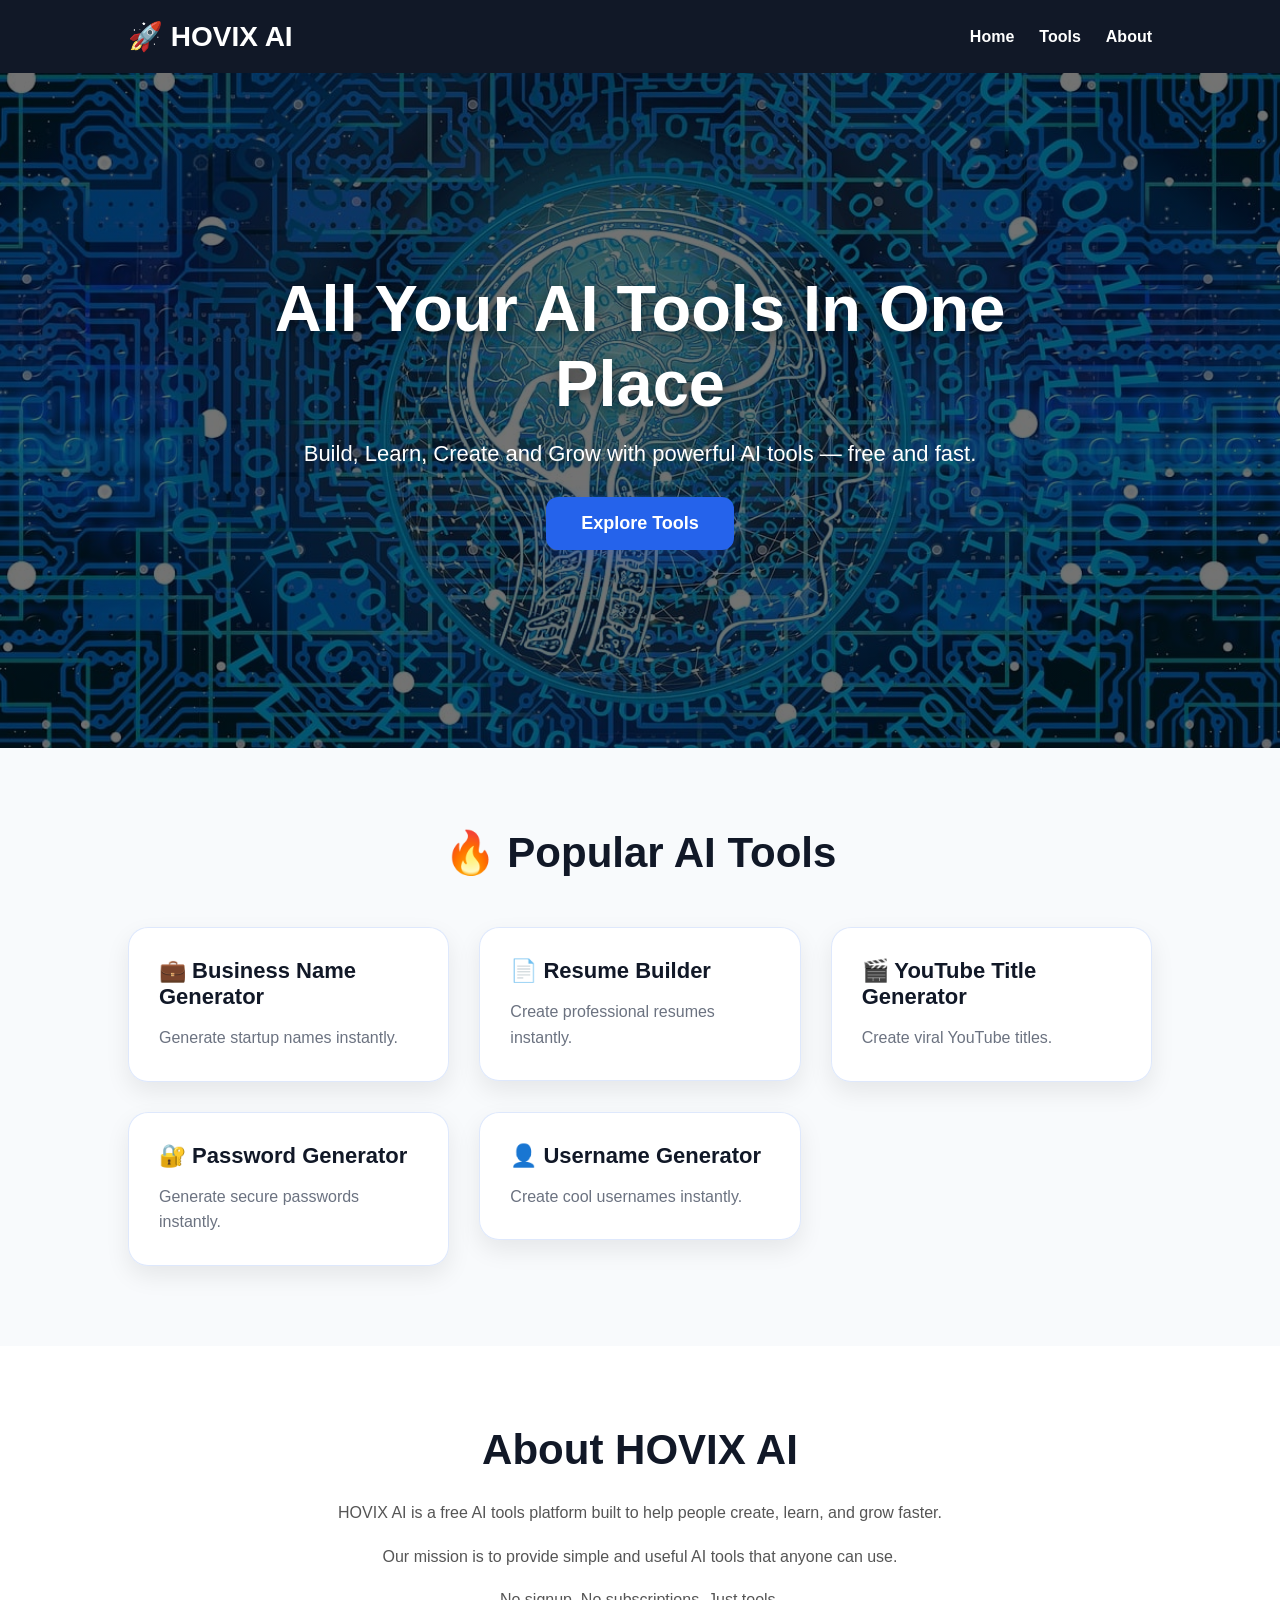
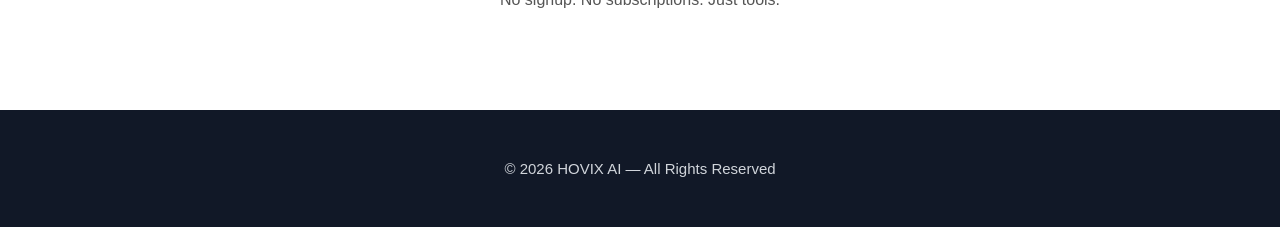
<file: index.html>
<!DOCTYPE html>
<html lang="en">

<head>

<meta charset="UTF-8">
<meta name="viewport" content="width=device-width, initial-scale=1.0">

<title>HOVIX AI</title>

<link rel="stylesheet" href="style.css">

</head>

<body>

<nav>

<div class="logo">
🚀 HOVIX AI
</div>

<ul>
<li><a href="#">Home</a></li>
<li><a href="#tools">Tools</a></li>
<li><a href="#about">About</a></li>
</ul>

</nav>

<section class="hero">

<h1>
All Your AI Tools In One Place
</h1>

<p>
Build, Learn, Create and Grow with powerful AI tools — free and fast.
</p>

<a href="#tools">
<button class="hero-btn">
Explore Tools
</button>
</a>

</section>

<section id="tools" class="tools">

<h2>
🔥 Popular AI Tools
</h2>

<div class="tool-grid">

<a href="business-name-generator.html" class="card-link">
<div class="card">
<h3>💼 Business Name Generator</h3>
<p>Generate startup names instantly.</p>
</div>
</a>

<a href="resume-builder.html" class="card-link">
<div class="card">
<h3>📄 Resume Builder</h3>
<p>Create professional resumes instantly.</p>
</div>
</a>

<a href="youtube-title-generator.html" class="card-link">
<div class="card">
<h3>🎬 YouTube Title Generator</h3>
<p>Create viral YouTube titles.</p>
</div>
</a>

<a href="password-generator.html" class="card-link">
<div class="card">
<h3>🔐 Password Generator</h3>
<p>Generate secure passwords instantly.</p>
</div>
</a>

<a href="username-generator.html" class="card-link">
<div class="card">
<h3>👤 Username Generator</h3>
<p>Create cool usernames instantly.</p>
</div>
</a>

</div>

</section>

<section id="about" class="about">

<h2>
About HOVIX AI
</h2>

<p>
HOVIX AI is a free AI tools platform built to help people create,
learn, and grow faster.
</p>

<p>
Our mission is to provide simple and useful AI tools that anyone can use.
</p>

<p>
No signup. No subscriptions. Just tools.
</p>

</section>

<footer>

<p>
© 2026 HOVIX AI — All Rights Reserved
</p>

</footer>

</body>

</html>
</file>
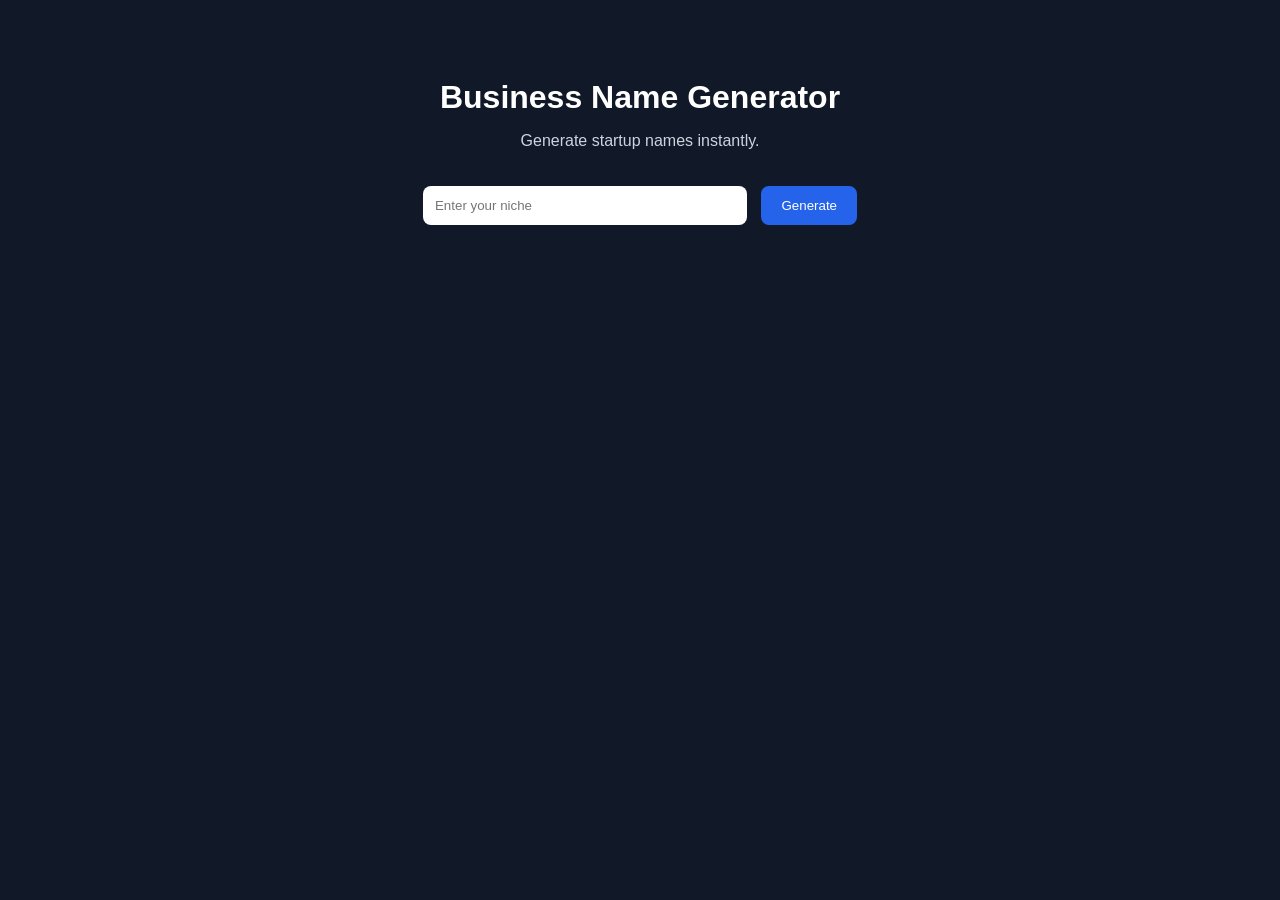
<file: business-name-generator.html>
<!DOCTYPE html>
<html lang="en">
<head>
<meta charset="UTF-8">
<meta name="viewport" content="width=device-width, initial-scale=1.0">
<title>Business Name Generator - Hovix AI</title>

<style>

body{
    font-family:Arial,sans-serif;
    background:#111827;
    color:white;
    text-align:center;
    padding:50px;
}

h1{
    margin-bottom:10px;
}

p{
    color:#cbd5e1;
}

input{
    width:300px;
    padding:12px;
    border:none;
    border-radius:8px;
    margin-top:20px;
}

button{
    padding:12px 20px;
    background:#2563eb;
    color:white;
    border:none;
    border-radius:8px;
    cursor:pointer;
    margin-left:10px;
}

#results{
    margin-top:40px;
}

.name{
    background:white;
    color:#111827;
    margin:10px auto;
    padding:15px;
    width:300px;
    border-radius:10px;
}

</style>
</head>

<body>

<h1>Business Name Generator</h1>

<p>Generate startup names instantly.</p>

<input type="text" id="keyword" placeholder="Enter your niche">

<button onclick="generateNames()">
Generate
</button>

<div id="results"></div>

<script>

function generateNames(){

let keyword =
document.getElementById("keyword").value;

let names = [

keyword + " Labs",
keyword + " AI",
keyword + " Hub",
keyword + " Forge",
keyword + " Studio",
keyword + " Flow",
keyword + " Works",
keyword + " Boost",
keyword + " Nova",
keyword + " Genius"

];

let html = "";

for(let i=0;i<names.length;i++){

html +=
'<div class="name">'+
names[i]+
'</div>';

}

document.getElementById("results").innerHTML = html;

}

</script>

</body>
</html>
</file>
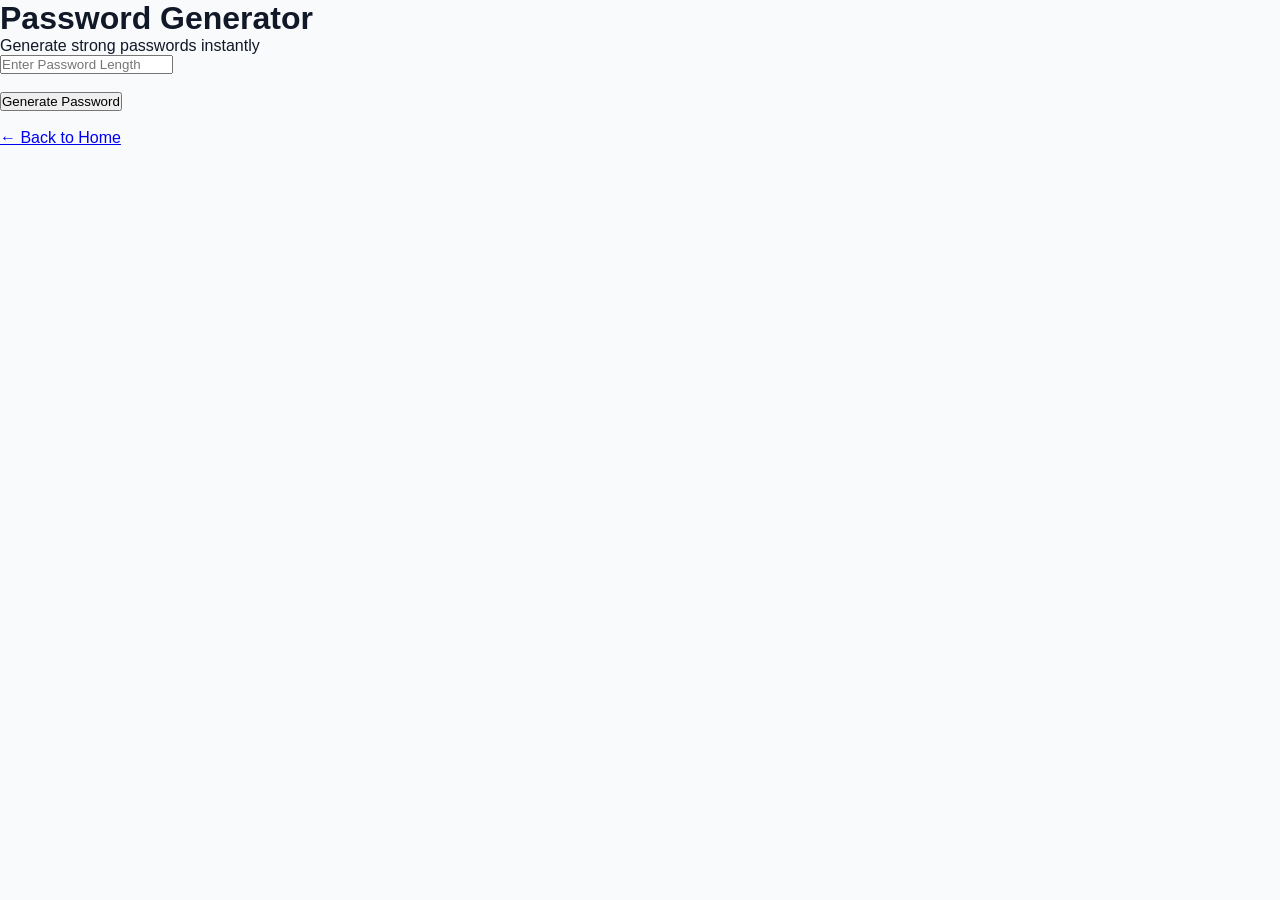
<file: password-generator.html>
<!DOCTYPE html>
<html lang="en">
<head>
<meta charset="UTF-8">
<meta name="viewport" content="width=device-width, initial-scale=1.0">
<title>Password Generator - HOVIX AI</title>
<link rel="stylesheet" href="style.css">
</head>

<body>

<div class="container">

<h1>Password Generator</h1>

<p>
Generate strong passwords instantly
</p>

<input
type="number"
id="length"
placeholder="Enter Password Length">

<br><br>

<button onclick="generatePassword()">
Generate Password
</button>

<div id="result"></div>

<br>

<a href="index.html">
← Back to Home
</a>

</div>

<script>

function generatePassword() {

let length =
document.getElementById("length").value;

if(length < 4){
alert("Enter at least 4 characters");
return;
}

let chars =
"ABCDEFGHIJKLMNOPQRSTUVWXYZabcdefghijklmnopqrstuvwxyz0123456789!@#$%^&*";

let password = "";

for(let i=0;i<length;i++){

password += chars.charAt(
Math.floor(Math.random() * chars.length)
);

}

document.getElementById("result").innerHTML =
"<h2>"+password+"</h2>";

}

</script>

</body>
</html>
</file>
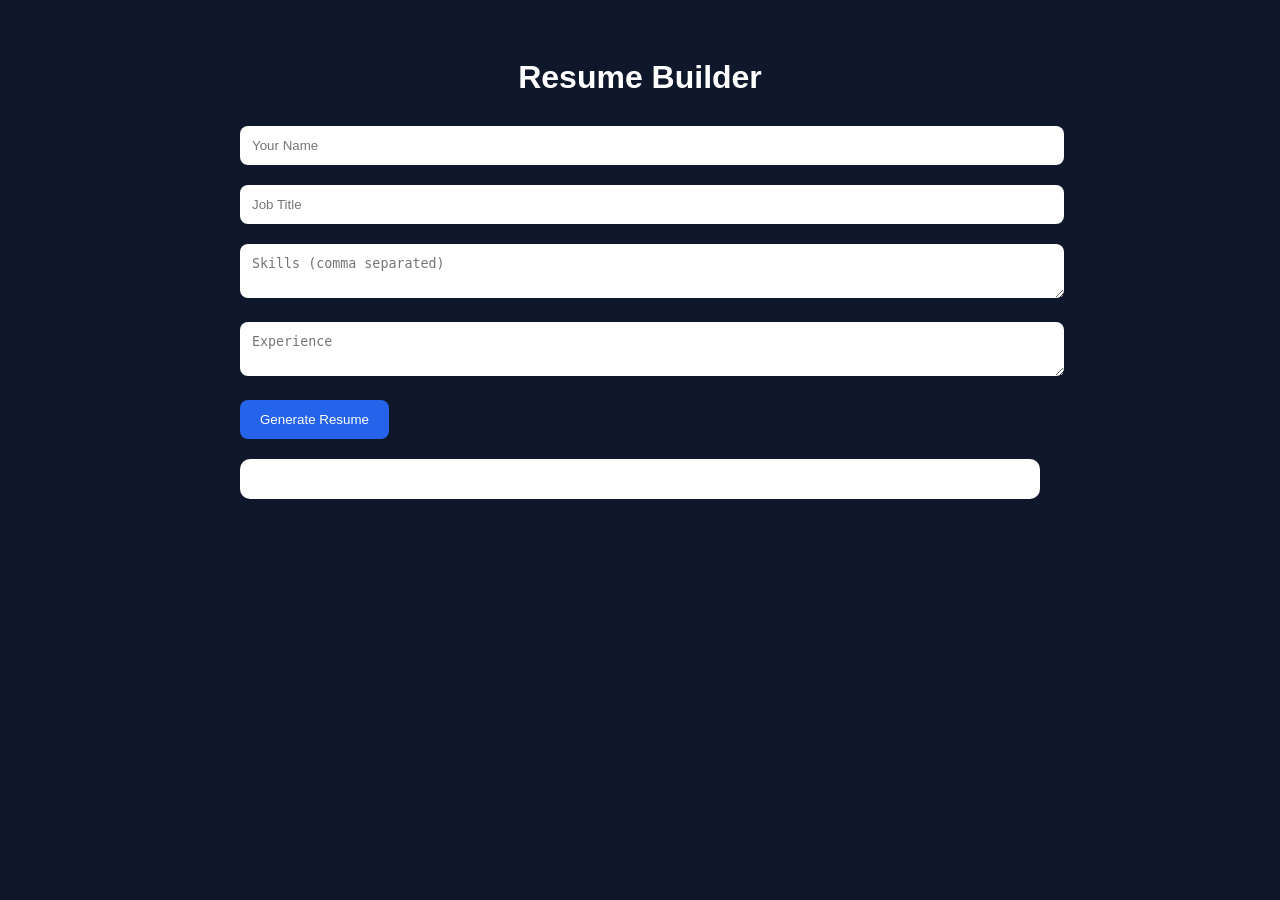
<file: resume-builder.html>
<!DOCTYPE html>
<html lang="en">
<head>
<meta charset="UTF-8">
<meta name="viewport" content="width=device-width, initial-scale=1.0">
<title>Resume Builder - Hovix AI</title>

<style>
body{
  font-family:Arial;
  background:#0f172a;
  color:white;
  padding:30px;
}

.container{
  max-width:800px;
  margin:auto;
}

h1{
  text-align:center;
  margin-bottom:20px;
}

input, textarea{
  width:100%;
  padding:12px;
  margin:10px 0;
  border-radius:8px;
  border:none;
}

button{
  background:#2563eb;
  color:white;
  padding:12px 20px;
  border:none;
  border-radius:8px;
  cursor:pointer;
  margin-top:10px;
}

.output{
  background:white;
  color:black;
  padding:20px;
  margin-top:20px;
  border-radius:10px;
  white-space:pre-line;
}
</style>
</head>

<body>

<div class="container">

<h1>Resume Builder</h1>

<input id="name" placeholder="Your Name">
<input id="job" placeholder="Job Title">
<textarea id="skills" placeholder="Skills (comma separated)"></textarea>
<textarea id="exp" placeholder="Experience"></textarea>

<button onclick="generate()">Generate Resume</button>

<div class="output" id="output"></div>

</div>

<script>
function generate(){

let name = document.getElementById("name").value;
let job = document.getElementById("job").value;
let skills = document.getElementById("skills").value;
let exp = document.getElementById("exp").value;

document.getElementById("output").innerText = 
`NAME: ${name}

JOB: ${job}

SKILLS:
${skills}

EXPERIENCE:
${exp}`;
}
</script>

</body>
</html>
</file>
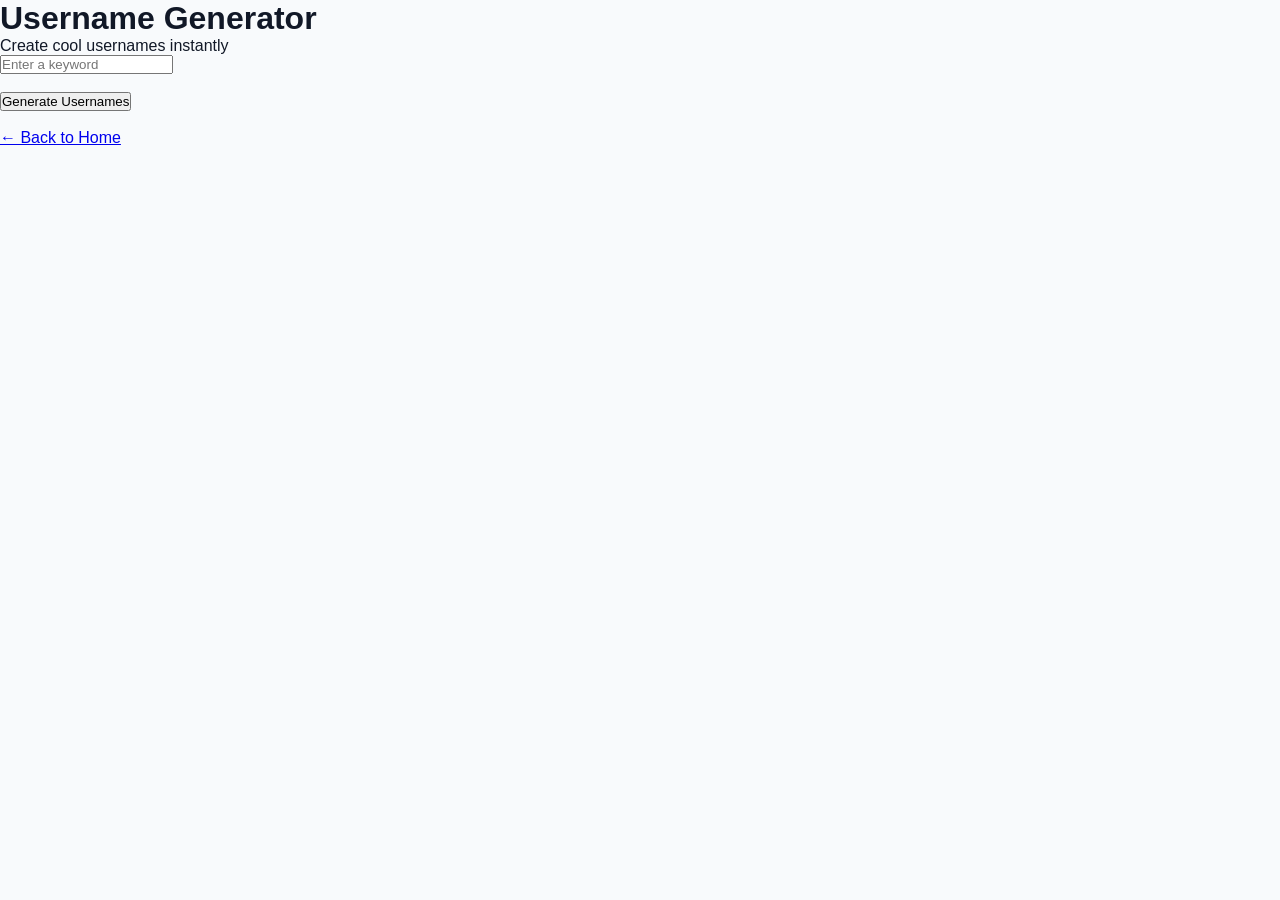
<file: username-generator.html>
<!DOCTYPE html>
<html lang="en">
<head>
<meta charset="UTF-8">
<meta name="viewport" content="width=device-width, initial-scale=1.0">
<title>Username Generator - HOVIX AI</title>
<link rel="stylesheet" href="style.css">
</head>

<body>

<div class="container">

<h1>Username Generator</h1>

<p>
Create cool usernames instantly
</p>

<input
type="text"
id="keyword"
placeholder="Enter a keyword">

<br><br>

<button onclick="generateUsername()">
Generate Usernames
</button>

<div id="result"></div>

<br>

<a href="index.html">
← Back to Home
</a>

</div>

<script>

function generateUsername() {

let word =
document.getElementById("keyword").value;

if(word === ""){
alert("Enter a keyword");
return;
}

let usernames = [

word + "Pro",
word + "Master",
word + "Official",
word + "YT",
word + "Gaming",
word + "Hub",
word + "Zone",
word + "Live",
"The" + word,
word + "X"

];

let output = "<h2>Suggestions</h2>";

for(let i=0;i<usernames.length;i++){

output += "<p>" + usernames[i] + "</p>";

}

document.getElementById("result").innerHTML =
output;

}

</script>

</body>
</html>
</file>
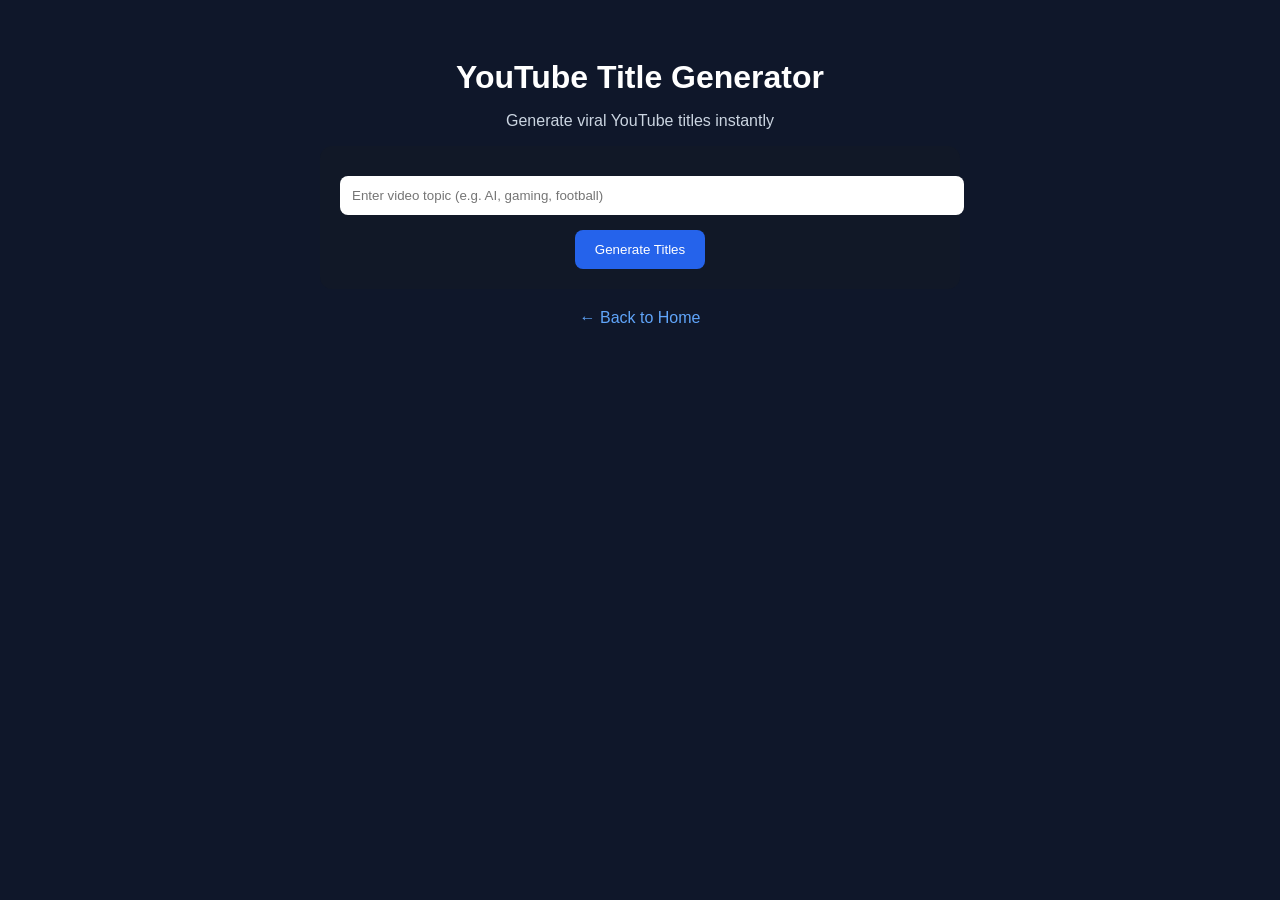
<file: youtube-title-generator.html>
<!DOCTYPE html>
<html lang="en">
<head>
<meta charset="UTF-8">
<meta name="viewport" content="width=device-width, initial-scale=1.0">
<title>YouTube Title Generator - Hovix AI</title>

<style>

body{
    font-family:Arial, sans-serif;
    background:#0f172a;
    color:white;
    text-align:center;
    padding:30px;
}

h1{
    margin-bottom:10px;
}

p{
    color:#cbd5e1;
}

.container{
    max-width:600px;
    margin:auto;
    background:#111827;
    padding:20px;
    border-radius:12px;
}

input{
    width:100%;
    padding:12px;
    margin-top:10px;
    border:none;
    border-radius:8px;
    outline:none;
}

button{
    margin-top:15px;
    padding:12px 20px;
    background:#2563eb;
    color:white;
    border:none;
    border-radius:8px;
    cursor:pointer;
}

button:hover{
    background:#1d4ed8;
}

.output{
    margin-top:20px;
    text-align:left;
    background:white;
    color:#111827;
    padding:15px;
    border-radius:10px;
    display:none;
}

.title{
    padding:8px;
    margin:5px 0;
    border-bottom:1px solid #ddd;
}

.back{
    display:inline-block;
    margin-top:20px;
    color:#60a5fa;
    text-decoration:none;
}

</style>
</head>

<body>

<h1>YouTube Title Generator</h1>
<p>Generate viral YouTube titles instantly</p>

<div class="container">

    <input id="topic" type="text" placeholder="Enter video topic (e.g. AI, gaming, football)">

    <button onclick="generateTitles()">Generate Titles</button>

    <div class="output" id="output"></div>

</div>

<a class="back" href="index.html">← Back to Home</a>

<script>

function generateTitles(){

let topic = document.getElementById("topic").value;

if(topic === ""){
    alert("Please enter a topic");
    return;
}

let titles = [
"10 " + topic + " Secrets Nobody Tells You",
"I Tried " + topic + " for 7 Days (Insane Results)",
"The Truth About " + topic + " in 2026",
"How to Master " + topic + " FAST",
"This " + topic + " Trick Changed Everything",
"Why Everyone Is Talking About " + topic,
"Beginner to Pro in " + topic + " (Full Guide)",
"Do NOT Start " + topic + " Before Watching This",
"Top 5 " + topic + " Hacks You Need",
"How I Got Results Using " + topic + " in 24 Hours"
];

let html = "";

for(let i = 0; i < titles.length; i++){
    html += "<div class='title'>" + titles[i] + "</div>";
}

document.getElementById("output").style.display = "block";
document.getElementById("output").innerHTML = html;

}

</script>

</body>
</html>
</file>
<file: style.css>
*{
    margin:0;
    padding:0;
    box-sizing:border-box;
    font-family:Arial,sans-serif;
    scroll-behavior:smooth;
}

body{
    background:#f8fafc;
    color:#111827;
}

/* NAVBAR */

nav{
    background:#111827;
    display:flex;
    justify-content:space-between;
    align-items:center;
    padding:20px 10%;
    position:sticky;
    top:0;
    z-index:1000;
}

.logo{
    color:white;
    font-size:28px;
    font-weight:bold;
}

nav ul{
    display:flex;
    list-style:none;
    gap:25px;
}

nav a{
    color:white;
    text-decoration:none;
    font-weight:bold;
    transition:0.3s;
}

nav a:hover{
    color:#60a5fa;
}

/* HERO */

.hero{

    background:
    linear-gradient(
    rgba(0,0,0,0.55),
    rgba(0,0,0,0.55)
    ),
    url("ai-robot.jpg");

    background-size:cover;
    background-position:center;
    background-repeat:no-repeat;

    min-height:75vh;

    display:flex;
    flex-direction:column;
    justify-content:center;
    align-items:center;

    text-align:center;
    color:white;

    padding:20px;
}

.hero h1{
    font-size:65px;
    max-width:900px;
    margin-bottom:20px;
    text-shadow:0 4px 15px rgba(0,0,0,0.5);
}

.hero p{
    font-size:22px;
    max-width:700px;
    margin-bottom:30px;
}

/* BUTTON */

.hero-btn{

    background:#2563eb;
    color:white;

    border:none;

    padding:16px 35px;

    border-radius:12px;

    cursor:pointer;

    font-size:18px;
    font-weight:bold;

    transition:all 0.3s ease;

    box-shadow:
    0 10px 25px rgba(37,99,235,0.35);
}

.hero-btn:hover{

    background:#1d4ed8;

    transform:
    translateY(-4px)
    scale(1.05);

    box-shadow:
    0 20px 40px rgba(37,99,235,0.5);
}

/* TOOLS */

.tools{
    padding:80px 10%;
}

.tools h2{
    text-align:center;
    margin-bottom:50px;
    font-size:42px;
}

.tool-grid{
    display:grid;
    grid-template-columns:repeat(auto-fit,minmax(260px,1fr));
    gap:30px;
}

.card-link{
    text-decoration:none;
}

.card{

    background:rgba(255,255,255,0.95);

    backdrop-filter:blur(10px);

    padding:30px;

    border-radius:20px;

    border:1px solid rgba(37,99,235,0.15);

    box-shadow:
    0 10px 25px rgba(0,0,0,0.08);

    transition:all 0.3s ease;
}

.card:hover{

    transform:
    translateY(-12px)
    scale(1.03);

    box-shadow:
    0 20px 40px rgba(37,99,235,0.25);
}

.card h3{
    color:#111827;
    margin-bottom:15px;
    font-size:22px;
}

.card p{
    color:#6b7280;
    line-height:1.6;
}

/* ABOUT */

.about{
    background:white;
    padding:80px 10%;
    text-align:center;
}

.about h2{
    font-size:42px;
    margin-bottom:25px;
}

.about p{
    max-width:800px;
    margin:15px auto;
    line-height:1.8;
    color:#555;
}

/* FOOTER */

footer{
    background:#111827;
    color:white;
    text-align:center;
    padding:50px 20px;
}

footer p{
    color:#d1d5db;
    font-size:15px;
}

/* MOBILE */

@media(max-width:768px){

nav{
    flex-direction:column;
    gap:15px;
}

.hero h1{
    font-size:40px;
}

.hero p{
    font-size:18px;
}

.tools h2,
.about h2{
    font-size:32px;
}

}
</file>
